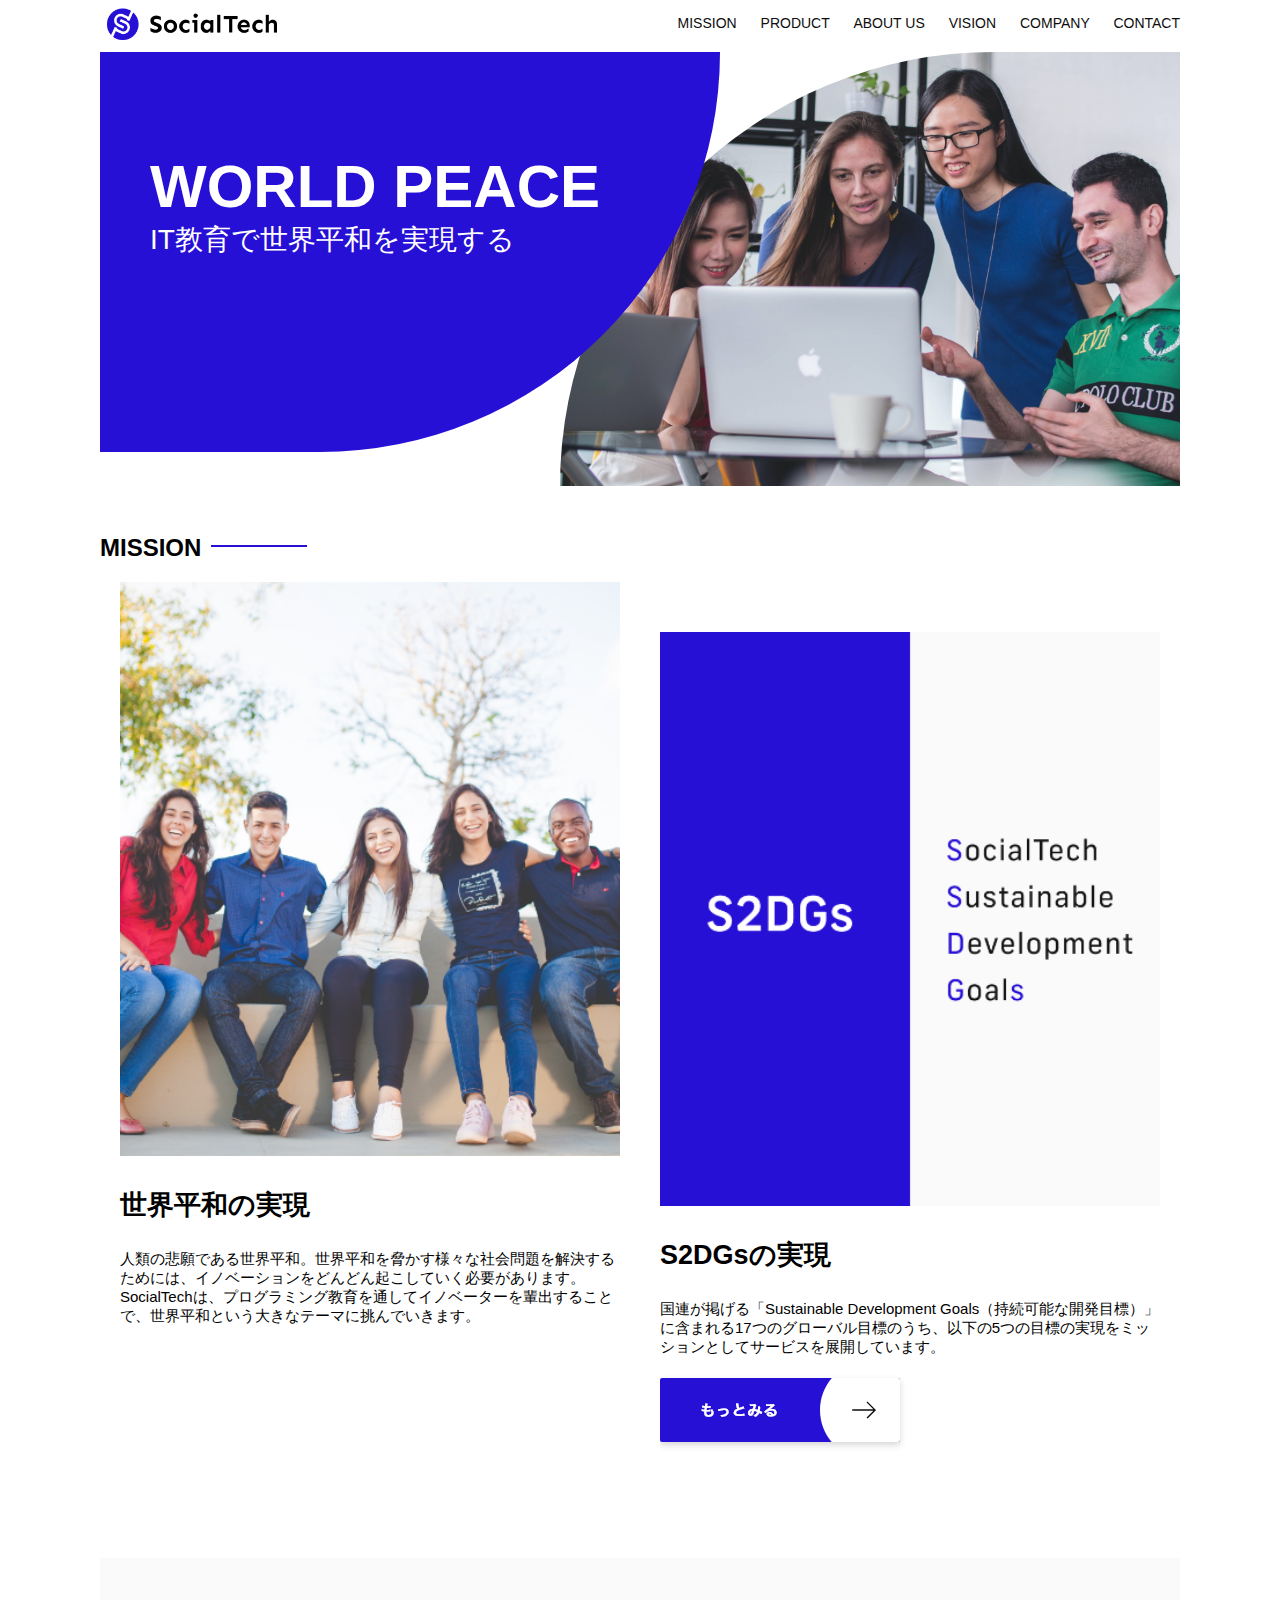
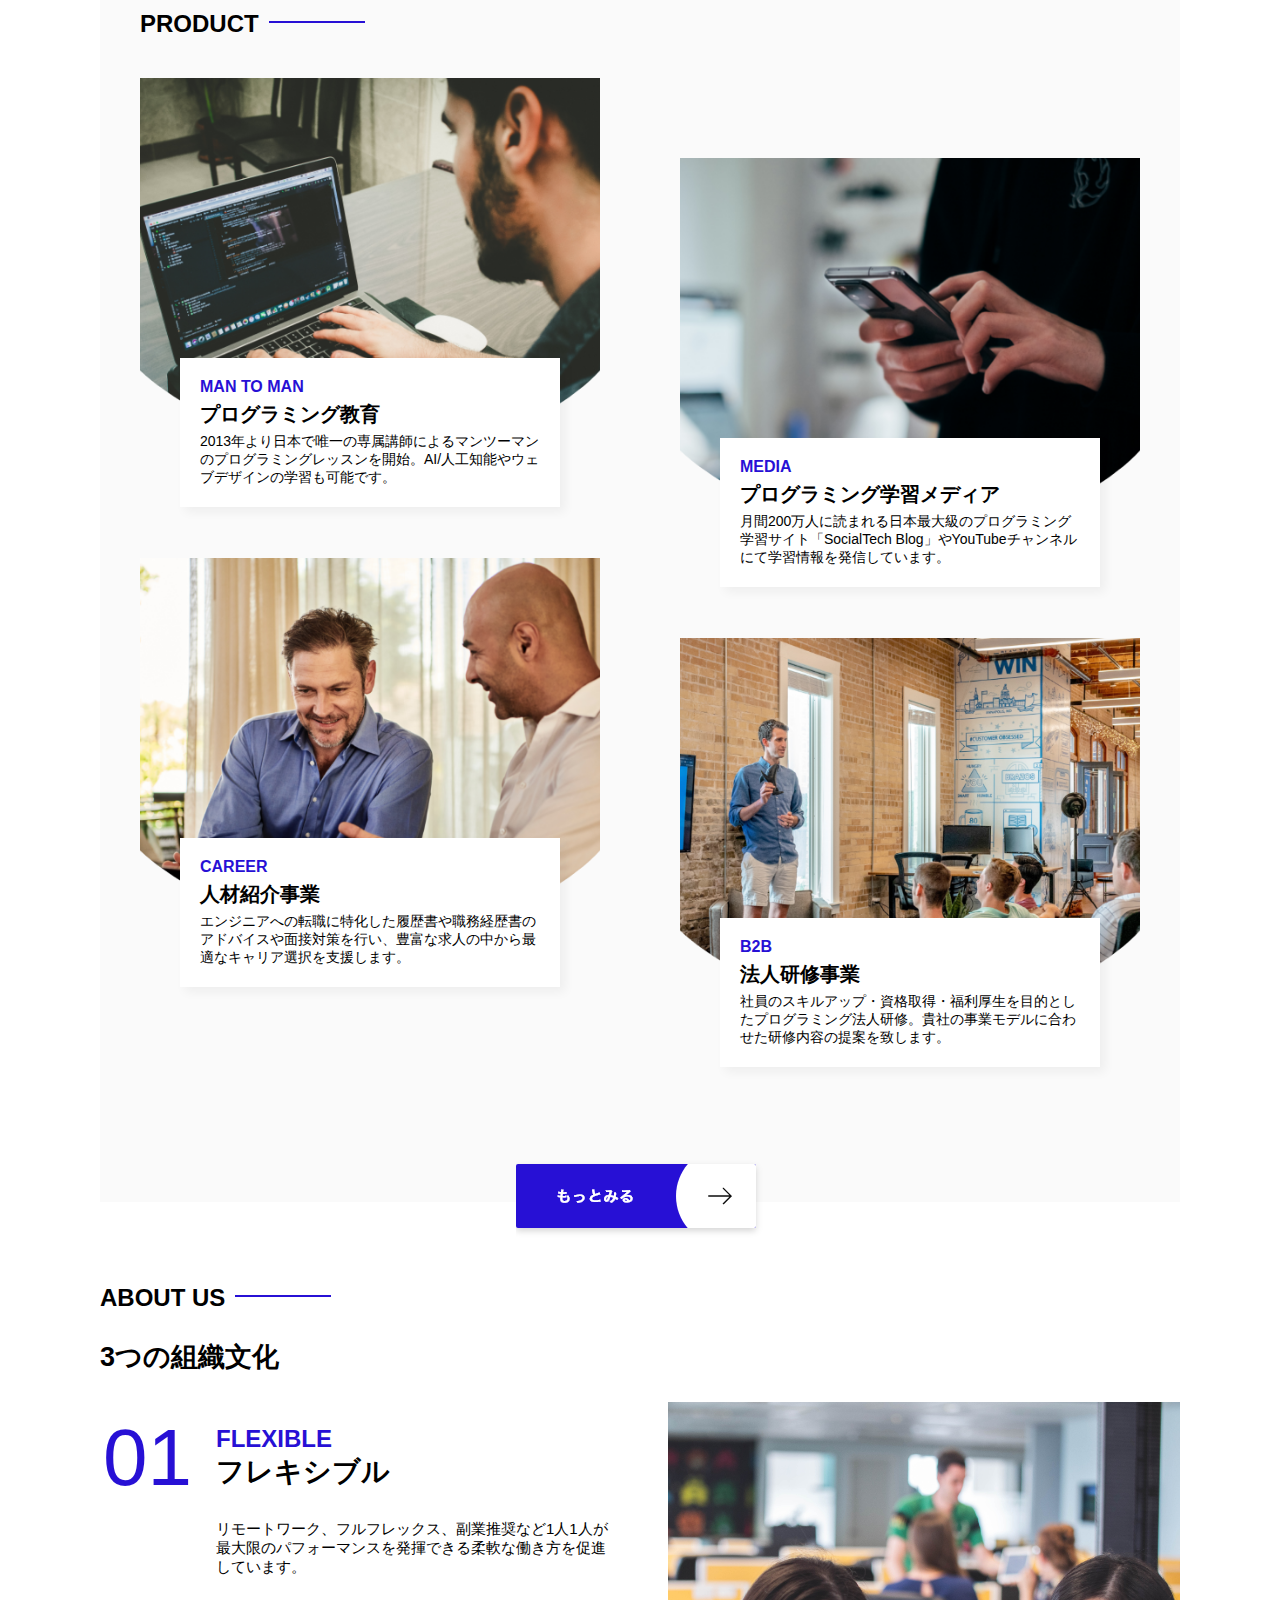
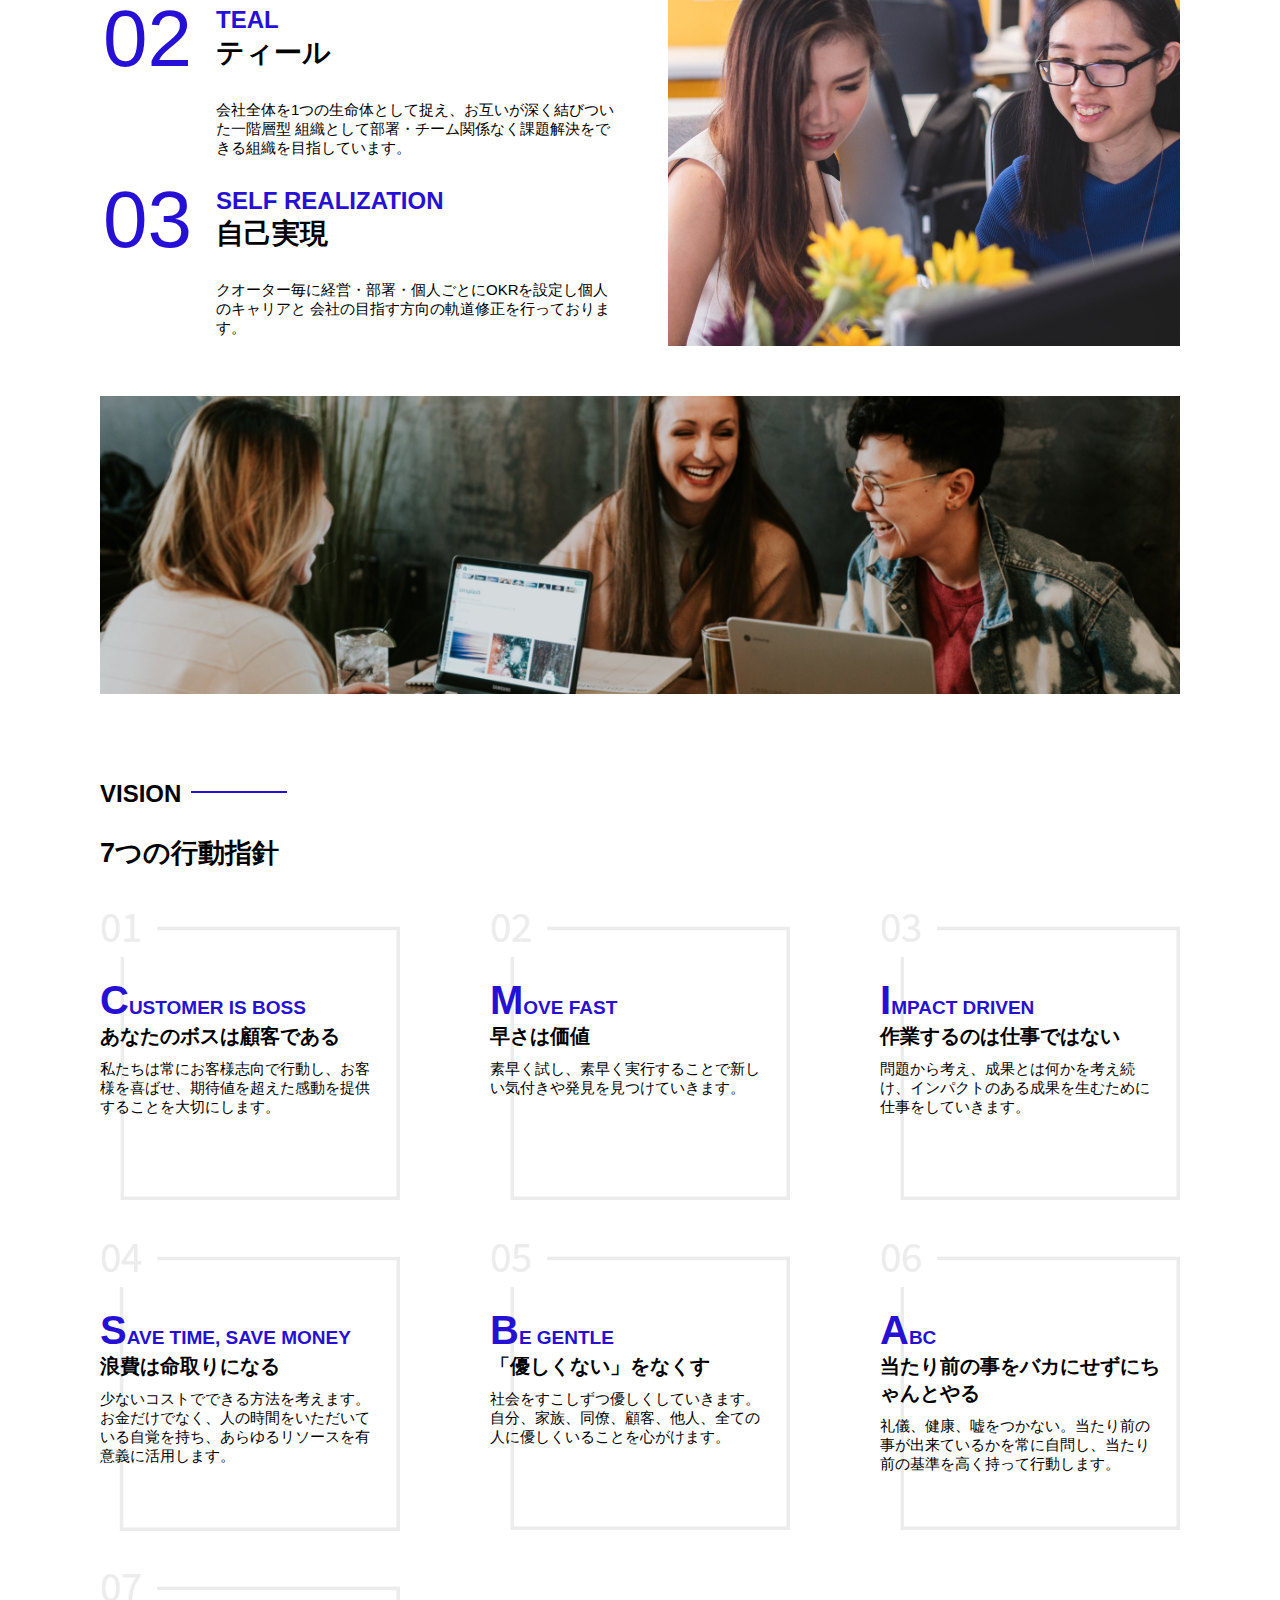
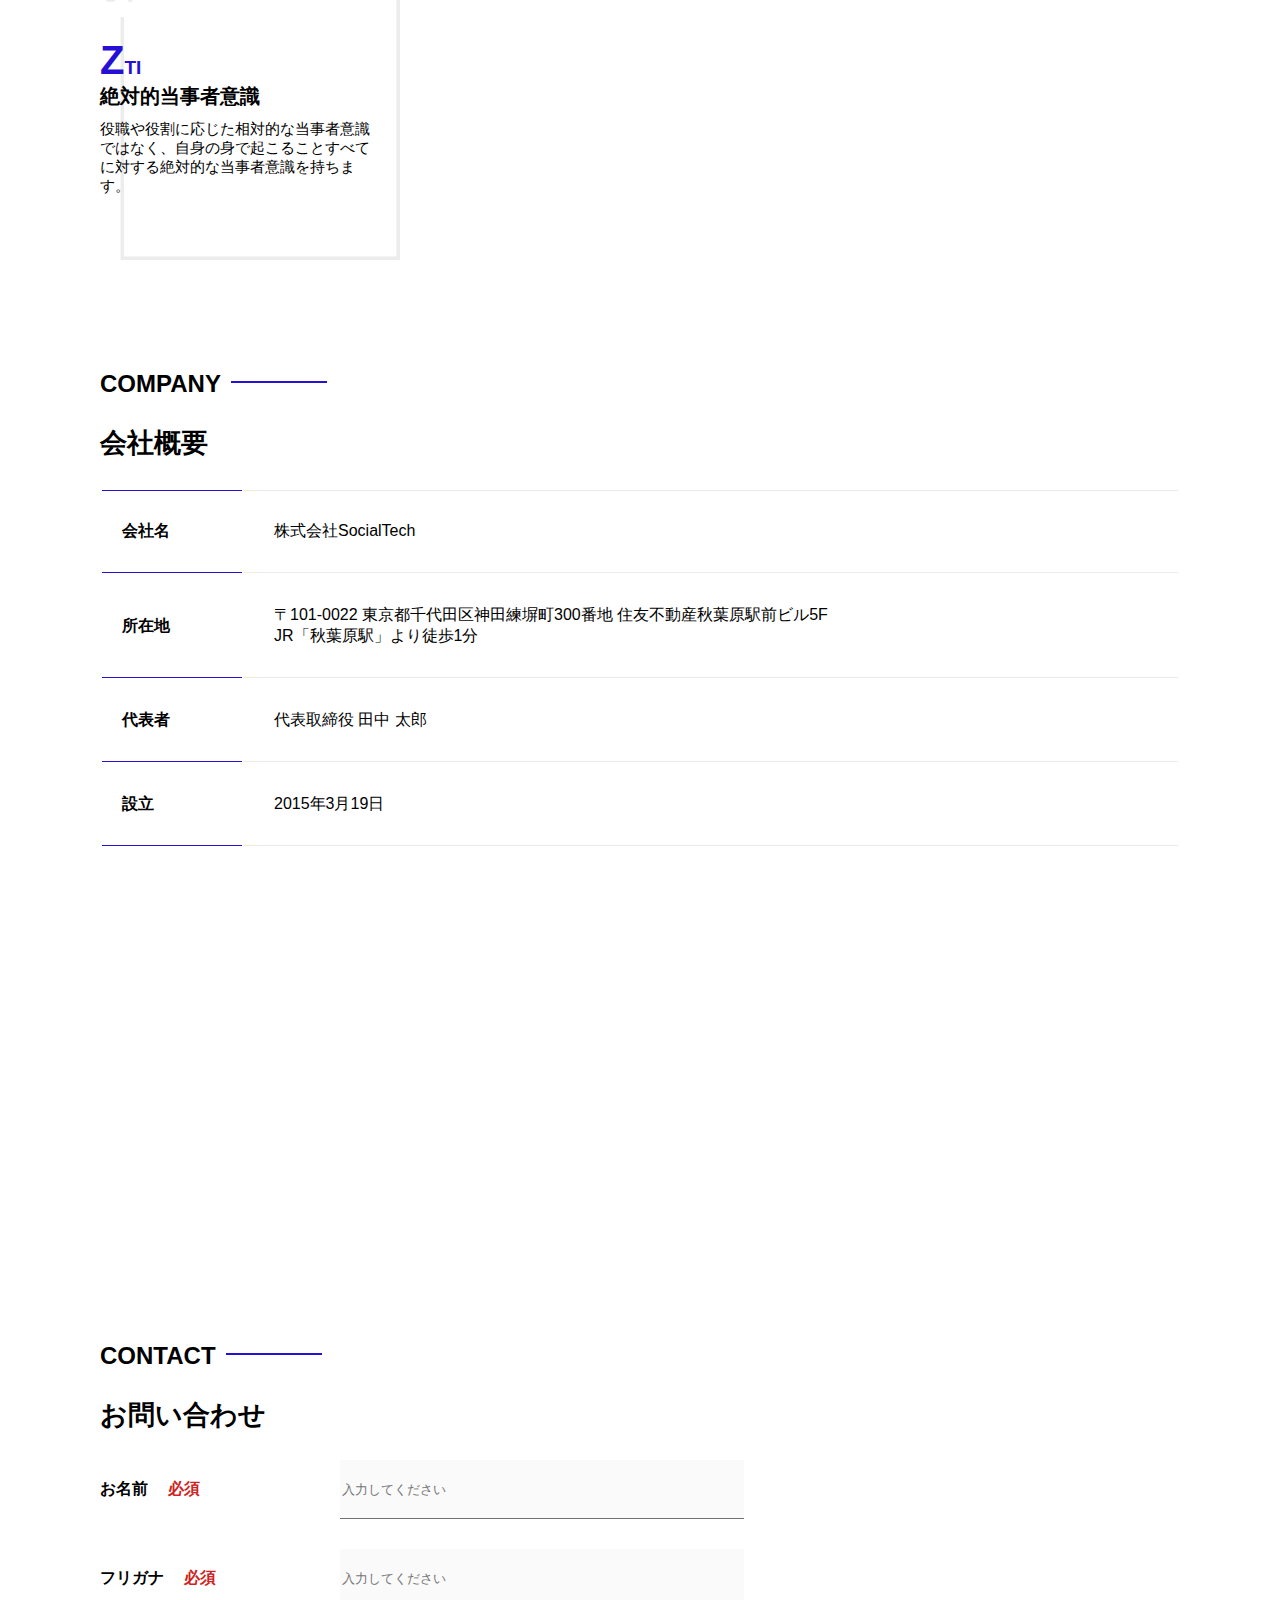
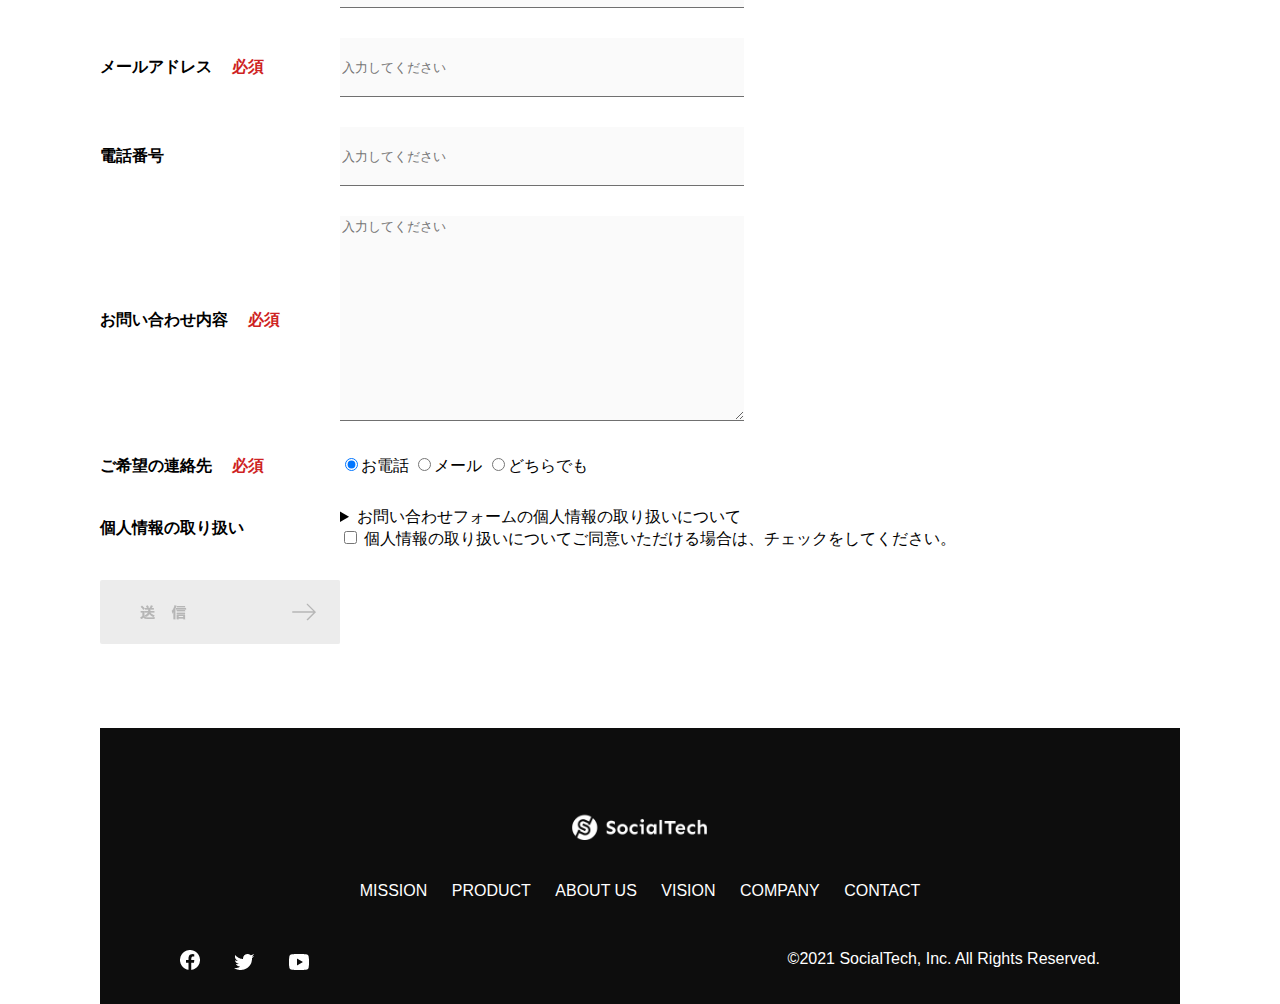
<file: index.html>
<!DOCTYPE html>
<html lang="ja">
<head>
  <meta charset="UTF-8">
  <meta name="description" content="SocialTechはEdTech業界のリーディングカンパニーを目指します。">
  <meta name="viewport" content="width=device-width, initial-scale=1.0">
  <link rel="stylesheet" href="style01.css">
  <title>SocialTech</title>
</head>
<body>
  <!-- ヘッダー -->
  <header>
    <!-- ロゴ -->
    <a href="index.html" id="logo"><img src="images/logo.png" alt="トップページに戻る"></a>  
    <!-- PC用ナビゲーション -->
    <nav id="nav-pc">
      <a href="mission.html">MISSION</a>
      <a href="product.html">PRODUCT</a>
      <a href="index.html#aboutus">ABOUT US</a>
      <a href="index.html#vision">VISION</a>
      <a href="index.html#company">COMPANY</a>
      <a href="index.html#contact">CONTACT</a>
    </nav>
    <!-- スマホ用メニューボタン -->
    <img id="menu-sp" src="images/button-menu.png" alt="ナビゲーションを開く" onclick="document.getElementById('nav-sp').style.display = 'block'">
    <!-- スマホ用ナビゲーション -->
    <nav id="nav-sp">
      <img id="close" src="images/button-close.png" alt="ナビゲーションを閉じる" onclick="document.getElementById('nav-sp').style.display = 'none'">
      <a id="logo-sp" href="index.html" onclick="document.getElementById('nav-sp').style.display = 'none'"><img src="images/logo-sp.png" alt="トップページに戻る">
      </a>
      <a class="menu" href="mission.html" onclick="document.getElementById('nav-sp').style.display = 'none'">MISSION
      </a>
      <a class="menu" href="product.html" onclick="document.getElementById('nav-sp').style.display = 'none'">PRODUCT</a>
      <a class="menu" href="index.html#aboutus" onclick="document.getElementById('nav-sp').style.display = 'none'">ABOUT US</a>
      <a class="menu" href="index.html#vision" onclick="document.getElementById('nav-sp').style.display = 'none'">VISION</a>
      <a class="menu" href="index.html#company" onclick="document.getElementById('nav-sp').style.display = 'none'">COMPANY</a>
      <a class="menu" href="index.html#contact" onclick="document.getElementById('nav-sp').style.display = 'none'">CONTACT</a>
      <div id="sns">
        <a href="https://www.facebook.com/sejuku2013">
          <img src="images/button-facebook.png" alt="Facebookのリンク">
        </a>
        <a href="https://twitter.com/samuraijuku"><img src="images/button-twitter.png" alt="Twitterのリンク">
        </a>
        <a href="https://www.youtube.com/channel/UCCFOQO5aDK0xXam4cUQXT8g"><img src="images/button-youtube.png" alt="YouTubeのリンク"></a>
      </div>
    </nav>
  </header>
  <main>
    <article>
      <!-- メインビジュアル -->
      <section id="main-visual">
        <div id="main-message">
          <h1>WORLD PEACE</h1>
          <p>IT教育で世界平和を実現する</p>
        </div>
        <img src="images/index/index-main.png" alt="PCの周りに集まる多国籍の仲間たち">
      </section>
      <!-- ミッション -->
      <section id="mission">
        <h2 class="index-h2">MISSION</h2>
        <div id="mission-flex">
          <div>
            <img id="mission-photo" src="images/index/index-mission.png" alt="屋外のベンチで写真を撮影する多国籍の仲間たち">
            <h3>世界平和の実現</h3>
            <p>
              人類の悲願である世界平和。世界平和を脅かす様々な社会問題を解決するためには、イノベーションをどんどん起こしていく必要があります。SocialTechは、プログラミング教育を通してイノベーターを輩出することで、世界平和という大きなテーマに挑んでいきます。
            </p>
          </div>
          <div>
            <img id="s2dgs" src="images/index/s2dgs.png" alt="S2DGs">
            <h3>S2DGsの実現</h3>
            <p>
              国連が掲げる「Sustainable Development Goals（持続可能な開発目標）」に含まれる17つのグローバル目標のうち、以下の5つの目標の実現をミッションとしてサービスを展開しています。
            </p>
            <a href="mission.html">
              <img src="images/button-more.png" alt="もっとみる">
            </a>
          </div>
        </div>
      </section>
      <section id="product">
        <h2 class="index-h2">PRODUCT</h2>
        <div>
          <div id="product-left">
            <div>
            <img class="product-photo" src="images/index/index-mantoman.png" alt="PCでコードを書く男性">
            <div class="product-explain">
              <span>MAN TO MAN</span>
              <h3>プログラミング教育</h3>
              <p>
                2013年より日本で唯一の専属講師によるマンツーマンのプログラミングレッスンを開始。AI/人工知能やウェブデザインの学習も可能です。
              </p>
            </div>
          </div>
          <div>
            <img class="product-photo" src="images/index/index-career.png" alt="笑顔で話し合う2人の男性">
            <div class="product-explain">
              <span>CAREER</span>
              <h3>人材紹介事業</h3>
              <p>
                エンジニアへの転職に特化した履歴書や職務経歴書のアドバイスや面接対策を行い、豊富な求人の中から最適なキャリア選択を支援します。
              </p>
            </div>
          </div>
          </div>
          <div id="product-right">
            <div>
              <img class="product-photo" src="images/index/index-media.png" alt="スマートフォンを操作する人">
              <div class="product-explain">
                <span>MEDIA</span>
                <h3>プログラミング学習メディア</h3>
                <p>
                  月間200万人に読まれる日本最大級のプログラミング学習サイト「SocialTech Blog」やYouTubeチャンネルにて学習情報を発信しています。
                </p>
              </div>
            </div>
            <div>
              <img class="product-photo" src="images/index/index-b2b.png" alt="講演中の男性とそれを聴く人々">
              <div class="product-explain">
                <span>B2B</span>
                <h3>法人研修事業</h3>
                <p>
                  社員のスキルアップ・資格取得・福利厚生を目的としたプログラミング法人研修。貴社の事業モデルに合わせた研修内容の提案を致します。
                </p>
              </div>
            </div>
          </div>
        </div>
        <div>
          <a id="product-more" href="product.html">
            <img src="images/button-more.png" alt="もっとみる">
          </a>
        </div>
      </section>
      <!-- ABOUT US -->
      <section id="aboutus">
        <h2 class="index-h2">ABOUT US</h2>
        <h3>3つの組織文化</h3>
        <div>
          <table class="culture-table">
            <tr>
              <td>
                <span class="culture-num">01</span>
              </td>
              <td>
                <span class="culture-en">FLEXIBLE</span>
                <span class="culture-jp">フレキシブル</span>
              </td>
            </tr>
            <tr>
              <td>
                <!-- 空のセル -->
              </td>
              <td>
                <p class="culture-description">
                  リモートワーク、フルフレックス、副業推奨など1人1人が最大限のパフォーマンスを発揮できる柔軟な働き方を促進しています。
                </p>
              </td>
            </tr>
            <tr>
              <td>
                <span class="culture-num">02</span>
              </td>
              <td>
                <span class="culture-en">TEAL</span>
                <span class="culture-jp">ティール</span>
              </td>
            </tr>
            <tr>
              <td>
                <!-- 空のセル -->
              </td>
              <td>
                <p class="culture-description">
                  会社全体を1つの生命体として捉え、お互いが深く結びついた一階層型
                  組織として部署・チーム関係なく課題解決をできる組織を目指しています。
                </p>
              </td>
            </tr>
            <tr>
              <td>
                <span class="culture-num">03</span>
              </td>
              <td>
                <span class="culture-en">SELF REALIZATION</span>
                <span class="culture-jp">自己実現</span>
              </td>
            </tr>
            <tr>
             <td>
              <!-- 空のセル -->
             </td> 
             <td>
              <p class="culture-description">
                クオーター毎に経営・部署・個人ごとにOKRを設定し個人のキャリアと
                会社の目指す方向の軌道修正を行っております。
              </p>
             </td>
            </tr>
          </table>
          <img class="culture-img" src="images/index/index-aboutus1.png" alt="笑顔で話し合う2人の女性">
        </div>
        <img class="culture-img2" src="images/index/index-aboutus2.png" alt="笑顔で話し合う3人の男女">
      </section>
      <!-- VISION -->
      <section id="vision">
        <h2 class="index-h2">VISION</h2>
        <h3>7つの行動指針</h3>
        <div>
          <div class="vision-box">
            <img src="images/index/vision-01.png" alt="01">
            <span>
              <h4>CUSTOMER IS BOSS</h4>
              <h5>あなたのボスは顧客である</h5>
              <p>
                私たちは常にお客様志向で行動し、お客様を喜ばせ、期待値を超えた感動を提供することを大切にします。
              </p>
            </span>
          </div>
          <div class="vision-box">
            <img src="images/index/vision-02.png" alt="02">
            <span>
              <h4>MOVE FAST</h4>
              <h5>早さは価値</h5>
              <p>
                素早く試し、素早く実行することで新しい気付きや発見を見つけていきます。
              </p>
            </span>
          </div>
          <div class="vision-box">
            <img src="images/index/vision-03.png" alt="03">
            <span>
              <h4>IMPACT DRIVEN</h4>
              <h5>作業するのは仕事ではない</h5>
              <p>
                問題から考え、成果とは何かを考え続け、インパクトのある成果を生むために仕事をしていきます。
              </p>
            </span>
          </div>
          <div class="vision-box">
            <img src="images/index/vision-04.png" alt="04">
            <span>
              <h4>SAVE TIME, SAVE MONEY</h4>
              <h5>浪費は命取りになる</h5>
              <p>
                少ないコストでできる方法を考えます。お金だけでなく、人の時間をいただいている自覚を持ち、あらゆるリソースを有意義に活用します。
              </p>
            </span>
          </div>
          <div class="vision-box">
            <img src="images/index/vision-05.png" alt="05">
            <span>
              <h4>BE GENTLE</h4>
              <h5>「優しくない」をなくす</h5>
              <p>
                社会をすこしずつ優しくしていきます。自分、家族、同僚、顧客、他人、全ての人に優しくいることを心がけます。
              </p>
            </span>
          </div>
          <div class="vision-box">
            <img src="images/index/vision-06.png" alt="06">
            <span>
              <h4>ABC</h4>
              <h5>当たり前の事をバカにせずにちゃんとやる</h5>
              <p>
                礼儀、健康、嘘をつかない。当たり前の事が出来ているかを常に自問し、当たり前の基準を高く持って行動します。
              </p>
            </span>
          </div>
          <div class="vision-box">
            <img src="images/index/vision-07.png" alt="07">
            <span>
              <h4>ZTI</h4>
              <h5>絶対的当事者意識</h5>
              <p>
                役職や役割に応じた相対的な当事者意識ではなく、自身の身で起こることすべてに対する絶対的な当事者意識を持ちます。
              </p>
            </span>
          </div>
        </div>
      </section>
      <!-- COMPANY -->
      <section id="company">
        <h2 class="index-h2">COMPANY</h2>
        <h3>会社概要</h3>
        <table id="company-table">
          <tr>
            <th class="tableheader-first">会社名</th>
            <td class="cell-first">株式会社SocialTech</td>
          </tr>
          <tr>
            <th class="tableheader">所在地</th>
            <td class="cell">〒101-0022 東京都千代田区神田練塀町300番地 住友不動産秋葉原駅前ビル5F<br>
            JR「秋葉原駅」より徒歩1分</td>
          </tr>
          <tr>
            <th class="tableheader">代表者</th>
            <td class="cell">代表取締役 田中 太郎</td>
          </tr>
          <tr>
            <th class="tableheader">設立</th>
            <td class="cell">2015年3月19日</td>
          </tr>
        </table>
        <iframe src="https://www.google.com/maps/embed?pb=!1m18!1m12!1m3!1d6480.1373562247845!2d139.77207767601192!3d35.699927528946276!2m3!1f0!2f0!3f0!3m2!1i1024!2i768!4f13.1!3m3!1m2!1s0x60188fee13660e23%3A0x77137876edf742ac!2z5L2P5Y-L5LiN5YuV55Sj56eL6JGJ5Y6f6aeF5YmN44OT44Or!5e0!3m2!1sja!2sjp!4v1716438394420!5m2!1sja!2sjp" width="600" height="450" style="border:0;" allowfullscreen="" loading="lazy" referrerpolicy="no-referrer-when-downgrade">
        </iframe>
      </section>
      <!-- お問い合わせフォーム -->
      <section id="contact">
        <h2 class="index-h2">CONTACT</h2>
        <h3>お問い合わせ</h3>
        <form>
          <div>
            <div class="contact-heading">
              <label class="contact-label">お名前<span class="contact-span">必須</span></label>
            </div>
            <div>
              <input type="text" name="name" placeholder="入力してください" class="contact-textbox">              
            </div>
          </div>
          <div>
            <div class="contact-heading">
              <label class="contact-label">フリガナ<span class="contact-span">必須</span></label>
            </div>
            <div>
              <input type="text" name="hurigana" placeholder="入力してください" class="contact-textbox">
            </div>
          </div>
          <div>
          <div class="contact-heading">
            <label class="contact-label">メールアドレス<span class="contact-span">必須</span>
              </label> 
          </div>
          <div>
            <input type="text" name="email" placeholder="入力してください" class="contact-textbox">
          </div>
          </div>
          <div>
            <div class="contact-heading">
              <label class="contact-label">電話番号</label>
            </div>
            <div>
              <input type="text" name="tel" placeholder="入力してください" class="contact-textbox">
            </div>
          </div>
        <div>
          <div class="contact-heading">
            <label class="contact-label">お問い合わせ内容<span class="contact-span">必須</span></label>
          </div>
          <div>
            <textarea class="contact-textarea" placeholder="入力してください" name="message"></textarea>
          </div>
        </div>
        <div>
          <div class="contact-heading">
            <label class="contact-label">ご希望の連絡先<span class="contact-span">必須</span></label>
          </div>
          <div>
            <input class="radiobutton" type="radio" value="tel" name="contact" checked><label>お電話</label>
            <input class="radiobutton" type="radio" value="mail" name="contact"><label>メール</label>
            <input class="radiobutton" type="radio" value="both" name="contact"><label>どちらでも</label>
          </div>
        </div>
        <div>
        <div class="contact-heading">
          <label class="contact-label">個人情報の取り扱い</label>
        </div>
        <div>
          <details>
            <summary>お問い合わせフォームの個人情報の取り扱いについて</summary>
            <div>
              <span>１．組織の名称又は氏名</span><br>
              株式会社SocialTech<br><br>
              <span>２．個人情報保護管理者（若しくはその代理人）の氏名又は職名、所属及び連絡先
                鈴木 一郎 コーポレート部</span><br>
                メールアドレス : samurai@example.com<br>
                TEL : 03-1234-5678<br>
                <span>３．個人情報の利用目的</span><br>
                ・本サービス及び本サービスに関連する情報の提供又はそれらに関する連絡のため<br>
                ・ユーザーの本人確認のため<br>
                ・当社サービスのご案内のため<br>
                ・当社の商品等の広告または宣伝（電子メールによるものを含むものとします。）<br><br>
                <span>４．個人情報の取り扱い業務の委託</span><br>
                個人情報の取扱業務の全部または一部を外部に業務委託する場合があります。<br>
                その際、弊社は、個人情報を適切に保護できる管理体制を敷き実行していることを条件として<br>
                委託先を厳選したうえで、機密保持契約を委託先と締結し、お客様の個人情報を厳密に管理させます。<br><br>
                <span>５．個人情報の開示等の請求</span><br>
                お客様は、弊社に対してご自身の個人情報の開示等（利用目的の通知、開示、内容の訂正・追加・削除、利用の停止または消去、第三者への提供の停止）に関して、当社問合わせ窓口に申し出ることができます。<br>
                その際、弊社はお客様ご本人を確認させていただいたうえで、合理的な期間内に対応いたします。<br><br>
                なお、個人情報に関する弊社問合わせ先は、次の通りです。<br><br>
                株式会社SocialTech  個人情報問合せ窓口<br>
                〒101-0022 東京都千代田区神田練塀町300番地 住友不動産秋葉原駅前ビル5F<br>
                メールアドレス : samurai@example.com  TEL : 03-1234-5678<br><br>
                <span>６．個人情報を提供されることの任意性について</span><br><br>
                お客様がご自身の個人情報を弊社に提供されるか否かは、お客様のご判断によりますが、もしご提供されない場合には、適切なサービスが提供できない場合がありますので予めご了承ください。
            </div>
          </details>
          <input type="checkbox" name="agree">
          <span>個人情報の取り扱いについてご同意いただける場合は、チェックをしてください。</span>
        </div>
      </div>
      <input type="image" src="images/button-submit.png" alt="送信する">
        </form>
      </section>
    </article>
    <footer>
      <div id="footer-logo">
        <img src="images/logo-sp.png" alt="SocialTech">
      </div>
      <div id="footer-link">
        <a href="mission.html">MISSION</a>
        <a href="product.html">PRODUCT</a>
        <a href="index.html#aboutus">ABOUT US</a>
        <a href="index.html#vision">VISION</a>
        <a href="index.html#company">COMPANY</a>
        <a href="index.html#contact">CONTACT</a>
      </div>
      <div id="sns-footer">
        <a href="https://www.facebook.com/sejuku2013"><img src="images/button-facebook.png" alt="Facebookのリンク"></a>
        <a href="https://twitter.com/samuraijuku"><img src="images/button-twitter.png" alt="Twitterのリンク"></a>
        <a href="https://www.youtube.com/channel/UCCFOQO5aDK0xXam4cUQXT8g"><img src="images/button-youtube.png" alt="YouTubeのリンク"></a>
          <span id="copyright">&copy;2021 SocialTech, Inc. All Rights Reserved. </span>
      </div>
    </footer>
  </main>
</body>
</html>
</file>
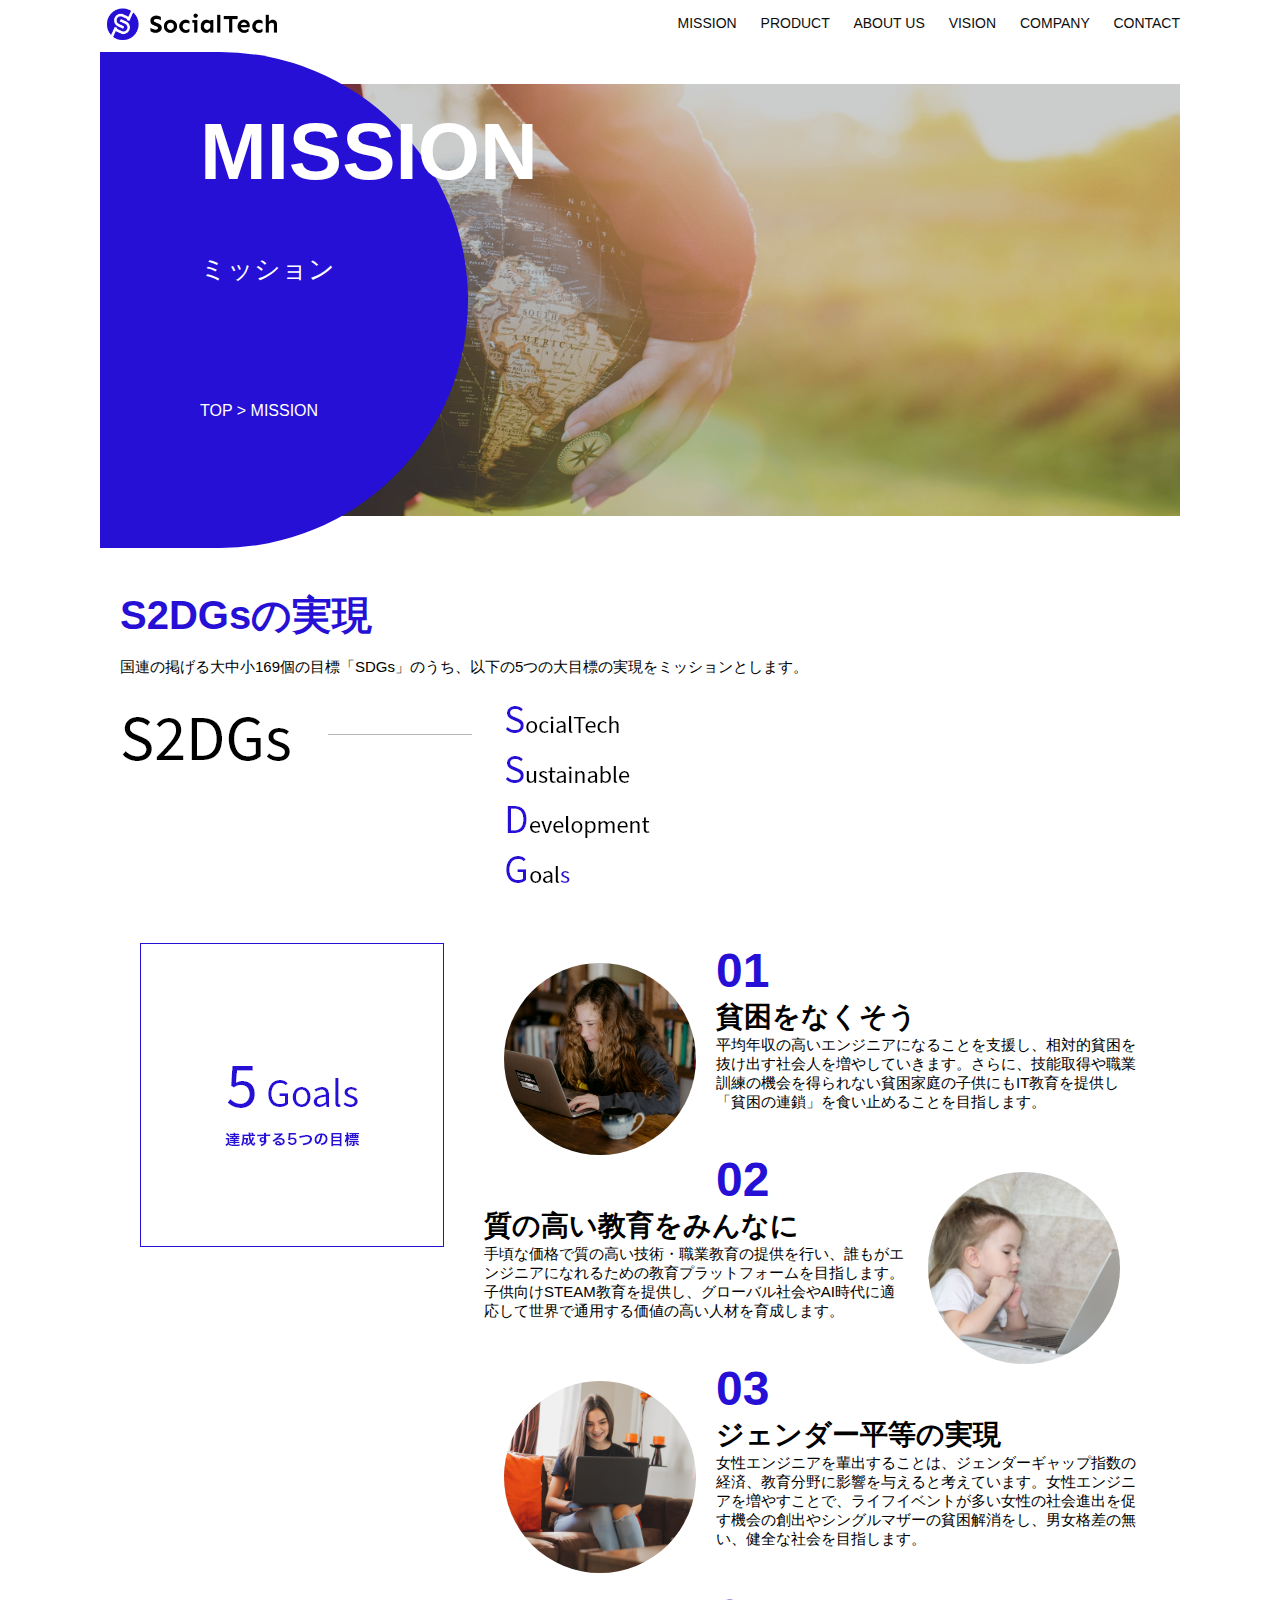
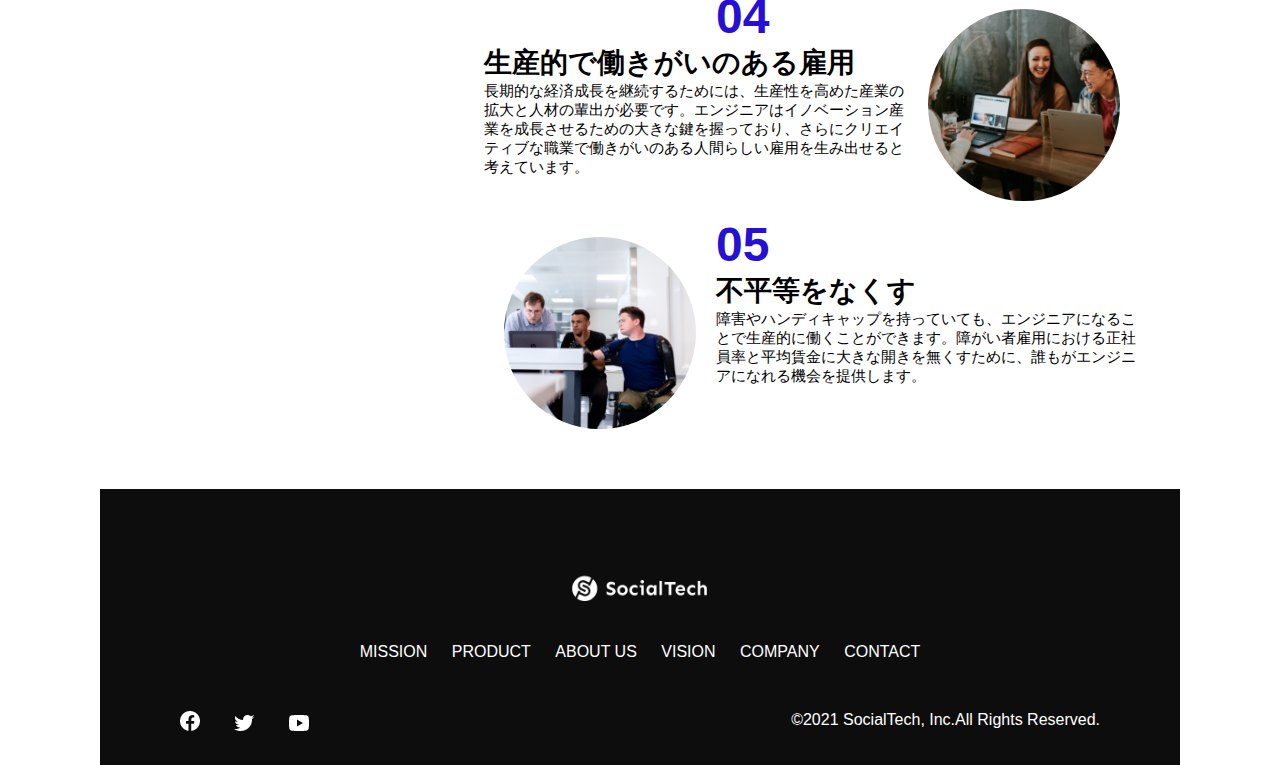
<file: mission.html>
<!DOCTYPE html>
<html lang="ja">
<head>
  <meta charset="UTF-8">
  <meta name="description" content="SocialTechが目指す5つの目標（S2DGs）を紹介します">
  <meta name="viewport" content="width=device-width, initial-scale=1.0">
  <link rel="stylesheet" href="style01.css">
  <title>SocialTech - MISSION ミッション -</title>
</head>
<body>
  <!-- ヘッダー -->
  <header>
    <!-- ロゴ -->
    <a href="index.html" id="logo"><img src="images/logo.png" alt="トップページに戻る"></a>  
    <!-- PC用ナビゲーション -->
    <nav id="nav-pc">
      <a href="mission.html">MISSION</a>
      <a href="product.html">PRODUCT</a>
      <a href="index.html#aboutus">ABOUT US</a>
      <a href="index.html#vision">VISION</a>
      <a href="index.html#company">COMPANY</a>
      <a href="index.html#contact">CONTACT</a>
    </nav>
    <!-- スマホ用メニューボタン -->
    <img id="menu-sp" src="images/button-menu.png" alt="ナビゲーションを開く" onclick="document.getElementById('nav-sp').style.display = 'block'">
    <!-- スマホ用ナビゲーション -->
    <nav id="nav-sp">
      <img id="close" src="images/button-close.png" alt="ナビゲーションを閉じる" onclick="document.getElementById('nav-sp').style.display = 'none'">
      <a id="logo-sp" href="index.html" onclick="document.getElementById('nav-sp').style.display = 'none'"><img src="images/logo-sp.png" alt="トップページに戻る">
      </a>
      <a class="menu" href="mission.html" onclick="document.getElementById('nav-sp').style.display = 'none'">MISSION
      </a>
      <a class="menu" href="product.html" onclick="document.getElementById('nav-sp').style.display = 'none'">PRODUCT</a>
      <a class="menu" href="index.html#aboutus" onclick="document.getElementById('nav-sp').style.display = 'none'">ABOUT US</a>
      <a class="menu" href="index.html#vision" onclick="document.getElementById('nav-sp').style.display = 'none'">VISION</a>
      <a class="menu" href="index.html#company" onclick="document.getElementById('nav-sp').style.display = 'none'">COMPANY</a>
      <a class="menu" href="index.html#contact" onclick="document.getElementById('nav-sp').style.display = 'none'">CONTACT</a>
      <div id="sns">
        <a href="https://www.facebook.com/sejuku2013">
          <img src="images/button-facebook.png" alt="Facebookのリンク">
        </a>
        <a href="https://twitter.com/samuraijuku"><img src="images/button-twitter.png" alt="Twitterのリンク">
        </a>
        <a href="https://www.youtube.com/channel/UCCFOQO5aDK0xXam4cUQXT8g"><img src="images/button-youtube.png" alt="YouTubeのリンク"></a>
      </div>
    </nav>
  </header>
  <main>
    <article>
      <section id="mission-main">
        <div id="mission-title">
          <h1>MISSION</h1>
          <span>ミッション</span>
          <div class="breadcrumbs"><a href="index.html">TOP</a> > MISSION</div>
        </div>
      </section>
      <section id="mission-s2dgs">
        <h2 class="mission-h2">S2DGsの実現</h2>
        <p>国連の掲げる大中小169個の目標「SDGs」のうち、以下の5つの大目標の実現をミッションとします。</p>
        <img src="images/mission/mission-s2dgs.png" alt="S2DGs">
      </section>
      <section id="mission-5goals">
        <div>
          <img id="s2dgs-image" src="images/mission/mission-5goals.png" alt="5Goals">
        </div>
        <div>
          <div>
            <img class="fivegoals-image-left" src="images/mission/mission-5goals01.png" alt="PCを操作する女の子">
            <span class="fivegoals-number">01</span>
            <h3 class="fivegoals-h3">貧困をなくそう</h3>
            <p class="fivegoals-p">
              平均年収の高いエンジニアになることを支援し、相対的貧困を抜け出す社会人を増やしていきます。さらに、技能取得や職業訓練の機会を得られない貧困家庭の子供にもIT教育を提供し「貧困の連鎖」を食い止めることを目指します。
            </p>
          </div>
          <div>
            <img class="fivegoals-image-right" src="images/mission/mission-5goals02.png" alt="PCを見つめる小さい女の子">
            <span class="fivegoals-number">02</span>
            <h3 class="fivegoals-h3">質の高い教育をみんなに</h3>
            <p class="fivegoals-p">
              手頃な価格で質の高い技術・職業教育の提供を行い、誰もがエンジニアになれるための教育プラットフォームを目指します。子供向けSTEAM教育を提供し、グローバル社会やAI時代に適応して世界で通用する価値の高い人材を育成します。
            </p>
          </div>
          <div>
            <img class="fivegoals-image-left" src="images/mission/mission-5goals03.png" alt="PCを操作する女性">
            <span class="fivegoals-number">03</span>
            <h3 class="fivegoals-h3">ジェンダー平等の実現</h3>
            <p class="fivegoals-p">
              女性エンジニアを輩出することは、ジェンダーギャップ指数の経済、教育分野に影響を与えると考えています。女性エンジニアを増やすことで、ライフイベントが多い女性の社会進出を促す機会の創出やシングルマザーの貧困解消をし、男女格差の無い、健全な社会を目指します。
            </p>
          </div>
          <div>
            <img class="fivegoals-image-right" src="images/mission/mission-5goals04.png" alt="笑顔で話し合う3人の男女">
            <span class="fivegoals-number">04</span>
            <h3 class="fivegoals-h3">生産的で働きがいのある雇用</h3>
            <p class="fivegoals-p">
              長期的な経済成長を継続するためには、生産性を高めた産業の拡大と人材の輩出が必要です。エンジニアはイノベーション産業を成長させるための大きな鍵を握っており、さらにクリエイティブな職業で働きがいのある人間らしい雇用を生み出せると考えています。
            </p>
          </div>
          <div>
            <img class="fivegoals-image-left" src="images/mission/mission-5goals05.png" alt="障害を持つ男性が生き生きと働く様子">
            <span class="fivegoals-number">05</span>
            <h3 class="fivegoals-h3">不平等をなくす</h3>
            <p class="fivegoals-p">
              障害やハンディキャップを持っていても、エンジニアになることで生産的に働くことができます。障がい者雇用における正社員率と平均賃金に大きな開きを無くすために、誰もがエンジニアになれる機会を提供します。
            </p>
          </div>
        </div>
      </section>
    </article>
    <footer>
      <div id="footer-logo">
        <img src="images/logo-sp.png" alt="SocialTech">
      </div>
      <div id="footer-link">
        <a href="mission.html">MISSION</a>
        <a href="product.html">PRODUCT</a>
        <a href="index.html#aboutus">ABOUT US</a>
        <a href="index.html#vision">VISION</a>
        <a href="index.html#company">COMPANY</a>
        <a href="index.html#contact">CONTACT</a>
      </div>
      <div id="sns-footer">
        <a href="https://www.facebook.com/sejuku2013"><img src="images/button-facebook.png" alt="Facebookのリンク"></a>
        <a href="https://twitter.com/samuraijuku"><img src="images/button-twitter.png" alt="Twitterのリンク"></a>
        <a href="https://www.youtube.com/channel/UCCFOQO5aDK0xXam4cUQXT8g"><img src="images/button-youtube.png" alt="YouTubeのリンク"></a>
          <span id="copyright">&copy;2021 SocialTech, Inc.All Rights Reserved.</span>
      </div>
    </footer>
  </main>
</body>
</html>
</file>
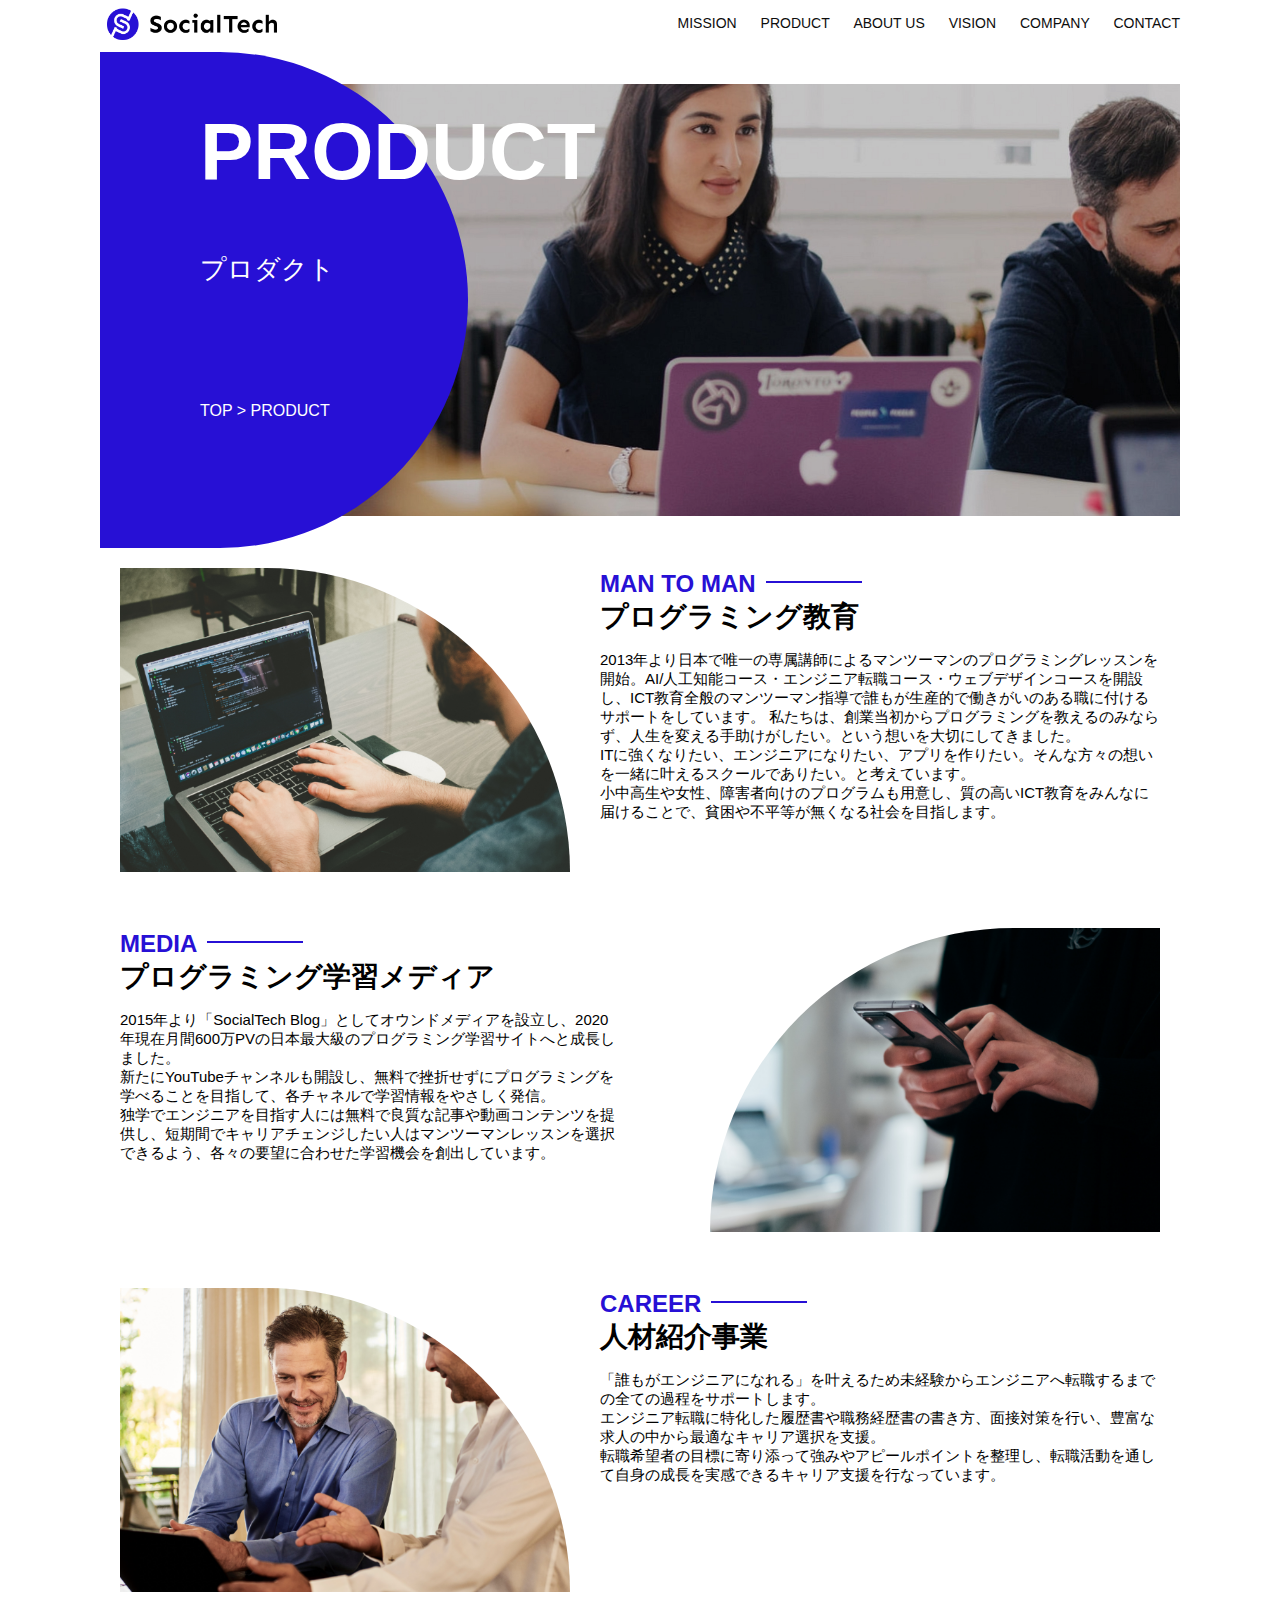
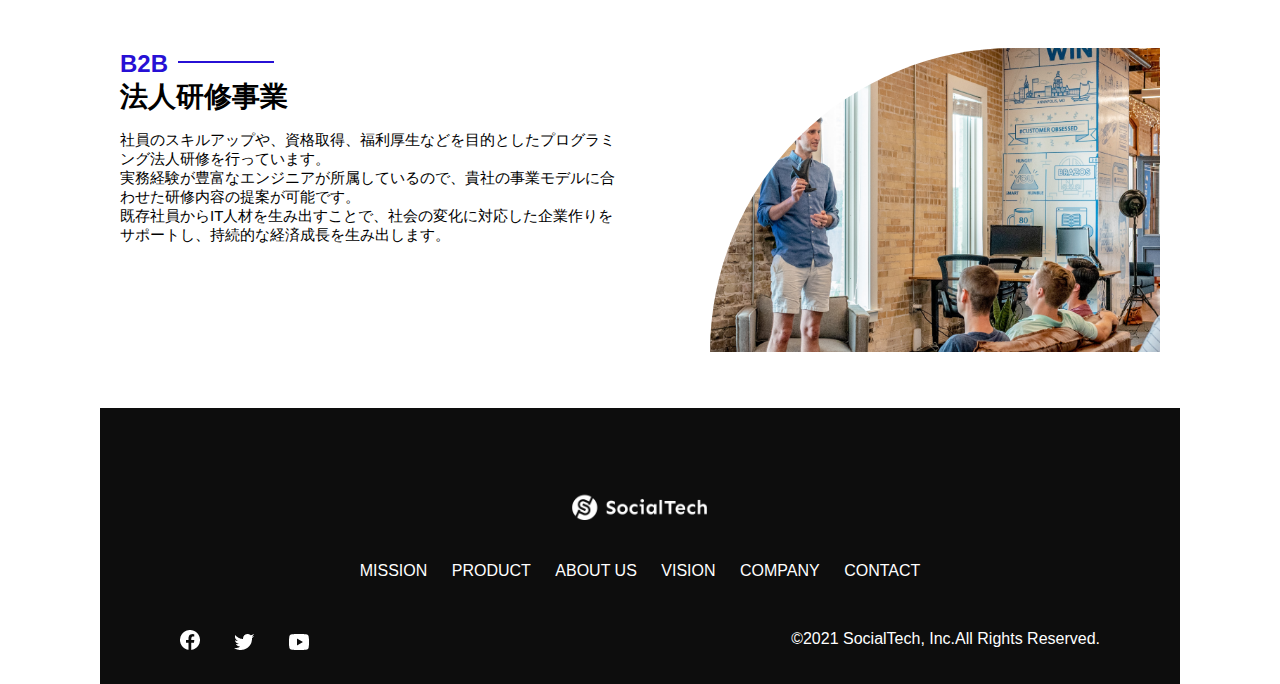
<file: product.html>
<!DOCTYPE html>
<html lang="ja">
<head>
  <meta charset="UTF-8">
  <meta name="description" content="SocialTechの4つのプロダクトを紹介します">
  <meta name="viewport" content="width=device-width, initial-scale=1.0">
  <link rel="stylesheet" href="style01.css">
  <title>SocialTech - PRODUCT プロダクト-</title>
</head>
<body>
  <!-- ヘッダー -->
  <header>
    <!-- ロゴ -->
    <a href="index.html" id="logo"><img src="images/logo.png" alt="トップページに戻る"></a>
    <!-- PC用ナビゲーション -->
    <nav id="nav-pc">
      <a href="mission.html">MISSION</a>
      <a href="product.html">PRODUCT</a>
      <a href="index.html#aboutus">ABOUT US</a>
      <a href="index.html#vision">VISION</a>
      <a href="index.html#company">COMPANY</a>
      <a href="index.html#contact">CONTACT</a>
    </nav>
    <!-- スマホ用メニューボタン -->
    <img id="menu-sp" src="images/button-menu.png" alt="ナビゲーションを開く" onclick="document.getElementById('nav-sp').style.display = 'block'">
    <!-- スマホ用ナビゲーション -->
    <nav id="nav-sp">
      <img id="close" src="images/button-close.png" alt="ナビゲーションを閉じる" onclick="document.getElementById('nav-sp').style.display = 'none'">
      <a id="logo-sp" href="index.html" onclick="document.getElementById('nav-sp').style.display = 'none'"><img src="images/logo-sp.png" alt="トップページに戻る">
      </a>
      <a class="menu" href="mission.html" onclick="document.getElementById('nav-sp').style.display = 'none'">MISSION
      </a>
      <a class="menu" href="product.html" onclick="document.getElementById('nav-sp').style.display = 'none'">PRODUCT</a>
      <a class="menu" href="index.html#aboutus" onclick="document.getElementById('nav-sp').style.display = 'none'">ABOUT US</a>
      <a class="menu" href="index.html#vision" onclick="document.getElementById('nav-sp').style.display = 'none'">VISION</a>
      <a class="menu" href="index.html#company" onclick="document.getElementById('nav-sp').style.display = 'none'">COMPANY</a>
      <a class="menu" href="index.html#contact" onclick="document.getElementById('nav-sp').style.display = 'none'">CONTACT</a>
      <div id="sns">
        <a href="https://www.facebook.com/sejuku2013">
          <img src="images/button-facebook.png" alt="Facebookのリンク">
        </a>
        <a href="https://twitter.com/samuraijuku"><img src="images/button-twitter.png" alt="Twitterのリンク">
        </a>
        <a href="https://www.youtube.com/channel/UCCFOQO5aDK0xXam4cUQXT8g"><img src="images/button-youtube.png" alt="YouTubeのリンク"></a>
      </div>
    </nav>
  </header>
  <main>
    <article>
      <section id="product-main">
        <div id="product-title">
          <h1>PRODUCT</h1>
          <span>プロダクト</span>
          <div class="breadcrumbs"><a href="index.html">TOP</a> > PRODUCT</div>
        </div>
      </section>
      <section class="product-section1">
        <img src="images/product/product-mantoman.png" alt="PCでコードを書く男性">
        <div>
          <h2 class="product-h2">MAN TO MAN</h2>
          <h3 class="product-h3">プログラミング教育</h3>
          <p>
            2013年より日本で唯一の専属講師によるマンツーマンのプログラミングレッスンを開始。AI/人工知能コース・エンジニア転職コース・ウェブデザインコースを開設し、ICT教育全般のマンツーマン指導で誰もが生産的で働きがいのある職に付けるサポートをしています。
             私たちは、創業当初からプログラミングを教えるのみならず、人生を変える手助けがしたい。という想いを大切にしてきました。<br>ITに強くなりたい、エンジニアになりたい、アプリを作りたい。そんな方々の想いを一緒に叶えるスクールでありたい。と考えています。<br>小中高生や女性、障害者向けのプログラムも用意し、質の高いICT教育をみんなに届けることで、貧困や不平等が無くなる社会を目指します。
          </p> 
        </div>
      </section>
      <section class="product-section2">
        <div>
          <h2 class="product-h2">MEDIA</h2>
          <h3 class="product-h3">プログラミング学習メディア</h3>
          <p>
            2015年より「SocialTech
             Blog」としてオウンドメディアを設立し、2020年現在月間600万PVの日本最大級のプログラミング学習サイトへと成長しました。<br>新たにYouTubeチャンネルも開設し、無料で挫折せずにプログラミングを学べることを目指して、各チャネルで学習情報をやさしく発信。<br>独学でエンジニアを目指す人には無料で良質な記事や動画コンテンツを提供し、短期間でキャリアチェンジしたい人はマンツーマンレッスンを選択できるよう、各々の要望に合わせた学習機会を創出しています。
          </p>
        </div>
        <img src="images/product/product-media.png" alt="スマートフォンを操作する人">
      </section>
      <section class="product-section1">
        <img src="images/product/product-career.png" alt="笑顔で話し合う2人の男性">
        <div>
          <h2 class="product-h2">CAREER</h2>
          <h3 class="product-h3">人材紹介事業</h3>
          <p>
            「誰もがエンジニアになれる」を叶えるため未経験からエンジニアへ転職するまでの全ての過程をサポートします。<br>エンジニア転職に特化した履歴書や職務経歴書の書き方、面接対策を行い、豊富な求人の中から最適なキャリア選択を支援。<br>転職希望者の目標に寄り添って強みやアピールポイントを整理し、転職活動を通して自身の成長を実感できるキャリア支援を行なっています。<br>
          </p>
        </div>
      </section>
      <section class="product-section2">
        <div>
          <h2 class="product-h2">B2B</h2>
          <h3 class="product-h3">法人研修事業</h3>
          <p>
            社員のスキルアップや、資格取得、福利厚生などを目的としたプログラミング法人研修を行っています。<br>実務経験が豊富なエンジニアが所属しているので、貴社の事業モデルに合わせた研修内容の提案が可能です。<br>既存社員からIT人材を生み出すことで、社会の変化に対応した企業作りをサポートし、持続的な経済成長を生み出します。
          </p>
        </div>
        <img src="images/product/product-b2b.png" alt="講演中の男性とそれを聴く人々">
      </section>
    </article>
    <footer>
      <div id="footer-logo">
        <img src="images/logo-sp.png" alt="SocialTech">
      </div>
      <div id="footer-link">
        <a href="mission.html">MISSION</a>
        <a href="product.html">PRODUCT</a>
        <a href="index.html#aboutus">ABOUT US</a>
        <a href="index.html#vision">VISION</a>
        <a href="index.html#company">COMPANY</a>
        <a href="index.html#contact">CONTACT</a>
      </div>
      <div id="sns-footer">
        <a href="https://www.facebook.com/sejuku2013"><img src="images/button-facebook.png" alt="Facebookのリンク"></a>
        <a href="https://twitter.com/samuraijuku"><img src="images/button-twitter.png" alt="Twitterのリンク"></a>
        <a href="https://www.youtube.com/channel/UCCFOQO5aDK0xXam4cUQXT8g"><img src="images/button-youtube.png" alt="YouTubeのリンク"></a>
          <span id="copyright">&copy;2021 SocialTech, Inc.All Rights Reserved.</span>
      </div>
    </footer>
  </main>
</body>
</html>
</file>
<file: style01.css>
/* リセットスタイルから転記 */
a {
  background-color: transparent;
  color: inherit;
}

/* パンくずリスト */
.breadcrumbs > a {
  color: #ffffff;
  text-decoration: none;
}
.breadcrumbs > a:link {
  color: #ffffff;
}
.breadcrumbs > a:visited {
  color: #ffffff;
}
.breadcrumbs > a:hover {
  text-decoration: underline;
}

.breadcrumbs > a:active {
  color: #ffffff;
 }

/* PC、スマホ共通スタイル */

body {
  font-family: "Source Sans Pro", "Hiragino Kaku Gothic ProN", Meiryo, Arial, sans-serif;
}

p {
  font-size: 15px;
}

.arrow-right {
  color: #2710d5;
}
#submit {
  margin-top: 50px;
}

/*=================
 PC用のスタイル
 ==================*/
@media screen and (min-width: 768px) {
 /* 横幅設定 */
 body {
  max-width: 1080px;
  min-width: 900px;
  margin: 0 auto 0 auto;
 }

 /* ヘッダー */
 header {
  display: flex;
  justify-content: space-between;
 }

 /* ナビゲーションのレイアウト */
 #nav-pc {
  font-size: 14px;
  padding-top: 15px;
 }

 /* ナビゲーションのリンクの装飾設定 */
 #nav-pc > a {
  text-decoration: none;
  margin-left: 20px;
 }
 #nav-pc > a:link {
  color: #0d0d0d;
 }
 #nav-pc > a:visited {
  color: #0d0d0d;
 }
 #nav-pc > a:hover {
  color: #0d0d0d;
  text-decoration: underline;
 }
 #nav-pc > a:active {
  color: #0d0d0d;
 }

 /* スマホ用ナビを非表示 */
#nav-sp, #menu-sp {
  display: none;
}

 /* メインビジュアル */
 #main-visual {
  position: relative;
  height: 400px;
 }

#main-message {
  position: absolute;
  top: 0;
  left: 0;
  background-color: #2710d5;
  color: #ffffff;
  border-radius: 0 0 476px 0;
  max-width: 620px;
  height: 100%;
  width: 100%;
  z-index: 11;
}

#main-message > h1 {
  font-size: 60px;
  font-weight: bold;
  margin: 100px 0 0 50px;
}

#main-message > p {
  font-size: 28px;
  margin: 0 0 0 50px;
}

#main-visual > img {
  max-width: 620px;
  border-radius: 476px 0 0 0;
  position: absolute;
  top: 0;
  right: 0;
  z-index: 10;
}

/* 見出し */
h2 {
  margin: 40px 0 0 0;
}

h2::after {
  content: url("images/line.png");
  margin-left: 10px;
}

h3 {
  font-size: 27px;
}

/* ミッション */
#mission {
  margin: 80px auto 80px auto;
  width: 100%;
}

#mission-flex {
  width: 100%;
  display: flex;
}

#mission-flex > div {
  width: 50%;
  margin: 20px;
}

#mission-photo {
  width: 100%;
}

#s2dgs {
  margin-top: 50px;
  width: 100%;
}

/* プロダクト */
#product {
  background-color: #fafafa;
  margin: 80px 0 80px 0;
  padding: 10px 40px 0px 40px;
}

/* 外枠 */
#product > div {
  margin-top: 40px;
  display: flex;
}

/* 左のカラム */
#product-left {
  width: 50%;
  margin-right: 20px;
}

/* 右のカラム */
#product-right {
  width: 50%;
  margin-left: 20px;
  margin-top: 80px;
}

/* 写真＋説明の枠 */
#product-left > div {
  position: relative;
  height: 480px;
  margin-right: 20px;
}
#product-right > div {
  position: relative;
  height: 480px;
  margin-left: 20px;
}

/* 写真 */
.product-photo {
  width: 100%;
}

/* 説明文の枠 */
.product-explain {
  background-color: #ffffff;
  position: absolute;
  left: 0;
  top: 280px;
  margin: 0 40px 0 40px;
  padding: 20px;
  box-shadow: 5px 5px 10px rgba(0, 0, 0, 0.05);
}

/* 説明文の英語 */
.product-explain > span {
  color: #2710d5;
  font-weight: bold;
  font-size: 16px;
  margin: 0px;
}

/* 説明文の見出し */
.product-explain > h3 {
  font-size: 20px;
  margin: 5px 0 5px 0;
}

/* 説明文 */
.product-explain > p {
  font-size: 14px;
  margin: 0;
}

/* 「もっと見る」ボタン */
#product-more {
  margin: 0 auto -42px auto;
}

/* ABOUT US */
#aboutus {
  margin: 80px auto 80px auto;
}

/* 3つの組織文化と写真を入れる枠 */
#aboutus > div {
  display: flex;
}

/* 写真 */
.culture-img {
  width: 100%;
  align-self: flex-start;
}

.culture-img2 {
  margin-top: 50px;
  width: 100%;
}

/* 3つの組織文化の表 */
.culture-table {
  margin-right: 50px;
}

/* 番号 */
.culture-num {
  font-size: 80px;
  color: #2710d5;
  margin: 0 20px 0 0;
}

/* 組織文化英語 */
.culture-en {
  color: #2710d5;
  font-weight: bold;
  font-size: 24px;
  display: block;
}

/* 組織文化日本語 */
.culture-jp {
  font-size: 28px;
  font-weight: bold;
}

/* 説明文 */
.culture-description {
  margin: 0;
}

/* ビジョン */
#vision {
  margin: 80px auto 80px auto;
}

/* セクション内の外枠 */
#vision > div {
  width: 100%;
  display: flex;
  justify-content: space-between;
  flex-wrap: wrap;
}

/* 7つの行動指針の枠 */
.vision-box {
  width: 300px;
  height: 300px;
  margin-bottom: 30px;
  position: relative;
}

.vision-box > img {
  width: 100%;
  height: auto;
  position: absolute;
  top: 0;
  left: 0;
  z-index: 30;
}

.vision-box > span {
  position: absolute;
  top: 0;
  left: 0;
  z-index: 31;
  margin-right: 20px;
}

.vision-box > span > h4 {
  color: #2710d5;
  font-size: 19px;
  margin: 80px 0 0 0;
}

.vision-box > span > h4::first-letter {
  font-size: 40px;
}

.vision-box > span > h5 {
  font-size: 20px;
  margin: 0 0 0 0;
}

.vision-box > span > p {
  margin: 10px 0 0 0;
}

/* 会社概要 */
#company {
  margin: 80px auto 80px auto;
}

#company-table {
  width: 100%;
}

.tableheader {
  text-align: left;
  padding: 20px;
  border-bottom-color: #2710d5;
  border-bottom-width: 1px;
  border-bottom-style: solid;
  width: 100px;
}

.tableheader-first {
  text-align: left;
  padding: 20px;
  border-bottom-color: #2710d5;
  border-bottom-width: 1px;
  border-bottom-style: solid;
  border-top-color: #2710d5;
  border-top-width: 1px;
  border-top-style: solid;
  width: 100px;
}

.cell {
  padding: 30px;
  border-bottom-color: #ececec;
  border-bottom-width: 1px;
  border-bottom-style: solid;
}

.cell-first {
  padding: 30px;
  border-bottom-color: #ececec;
  border-bottom-width: 1px;
  border-bottom-style: solid;
  border-top-color: #ececec;
  border-top-width: 1px;
  border-top-style: solid;
}

#company > iframe {
  width: 100%;
  height: 368px;
  margin-top: 40px;
}

/* お問い合わせ */
#contact {
  margin: 80px auto 80px auto;
}

/* 外枠 */
#contact > form > div {
  display: flex;
  flex-direction: row;
  flex-wrap: wrap;
  padding-bottom: 30px;
}

/* 左列　見出し */
.contact-heading {
  width: 240px;
  align-self: center;
}
/* 見出しのラベル */
.contact-label {
  font-weight: bold;
}
/* 必須 */
.contact-span {
  color: #ce2222;
  margin: 0 0 0 20px;
  font-weight: bold;
}

/* テキストボックス */
.contact-textbox {
  border-top: 0px;
  border-left: 0px;
  border-right: 0px;
  border-bottom: 1px solid #707070;
  background-color: #fafafa;
  height: 56px;
  width: 400px;
}
/* お問い合わせ内容のテキストエリア */
.contact-textarea {
  border-top: 0px;
  border-left: 0px;
  border-right: 0px;
  border-bottom: 1px solid #707070;
  background-color: #fafafa;
  width: 400px;
  height: 200px;
}

/* 個人情報の取り扱い */
details {
  width: 700px;
}
details > div {
  background-color: #fafafa;
  padding: 20px;
}
details > div > span {
  font-weight: bold;
}

/* フッター */
footer {
  background-color: #0d0d0d;
  text-align: center;
  padding: 80px 80px 30px 80px;
}

#footer-logo {
  margin-bottom: 30px;
}

#footer-link {
  margin-bottom: 50px;
}
#footer-link > a {
  text-decoration: none;
  margin: 10px;
}
#footer-link > a:link {
  color: #ffffff;
}
#footer-link > a:visited {
  color: #ffffff;
}
#footer-link > a:hover {
  color: #ffffff;
  text-decoration: underline;
}
#footer-link > a:active {
  color: #ffffff;
}

#sns-footer {
  text-align: left;
  width: 100%;
}
#sns-footer > a {
  margin-right: 30px;
}
#copyright {
  color: #ffffff;
  float: right;
}

/* mission.html用スタイル */
/* ミッションのメインビジュアル */
#mission-main {
  height: 496px;
  width: 100%;
  background-image: url("images/mission/mission-main.png");
  background-repeat: no-repeat;
  background-position-y: center;
}
#mission-title {
  background-color: #2710d5;
  width: 368px;
  color: #ffffff;
  height: 496px;
  border-radius: 0 248px 248px 0;
  position: relative;
}
#mission-title > h1 {
  position: absolute;
  top: 0;
  left: 100px;
  font-size: 80px;
}
#mission-title > span {
  position: absolute;
  top: 200px;
  left: 100px;
  font-size: 26px; 
}
#mission-title > div {
  position: absolute;
  top: 350px;
  left: 100px;
  font-size: 16px;
}

#mission-s2dgs {
  width: 100%;
  margin: 20px;
}
.mission-h2 {
  color: #2710d5;
  font-size: 40px;
}
.mission-h2::after {
  content: none;
}

#mission-5goals {
  margin: 20px;
  display: flex;
}
#mission-5goals > div {
  flex-grow: 1;
  padding: 20px;
}
#mission-5goals > div > div {
  margin-bottom: 40px;
}
.fivegoals-image-right {
  float: right;
  margin: 20px;
}
.fivegoals-image-left {
  float: left;
  margin: 20px;
}
.fivegoals-number {
  color: #2710d5;
  font-size: 48px;
  margin: 0;
  font-weight: bold;
}
.fivegoals-h3 {
  font-size: 28px;
  margin: 0;
}
.fivegoals-p {
  margin: 0;
}

/* プロダクトページ */
#product-main {
  height: 496px;
  width: 100%;
  background-image: url("images/product/product-main.png");
  background-repeat: no-repeat;
  background-position-y: center;
}
#product-title {
  background-color: #2710d5;
  width: 368px;
  color: #ffffff;
  height: 496px;
  border-radius: 0 248px 248px 0;
  position: relative;
}
#product-title > h1 {
  position: absolute;
  top: 0;
  left: 100px;
  font-size: 80px;
}
#product-title > span {
  position: absolute;
  top: 200px;
  left: 100px;
  font-size: 26px;
}
#product-title > div {
  position: absolute;
  top: 350px;
  left: 100px;
  font-size: 16px;
}

/* セクション1 */
.product-section1 {
  position: relative;
  margin: 20px;
  height: 340px;
}
.product-section1 > img {
  position: absolute;
  top: 0;
  left: 0;
  width: 450px;
  margin: 0 40px 30px 0;
  border-radius: 0 432px 0 0;
}
.product-section1 > div {
  position: absolute;
  top: 0;
  left: 480px;
}

/* セクション2 */
.product-section2 {
  position: relative;
  margin: 20px;
  height: 340px;
}
.product-section2 > img {
  position: absolute;
  top: 0;
  right: 0;
  width: 450px;
  margin: 0 0 30px 40px;
  border-radius: 432px 0 0 0;
}
.product-section2 > div {
  width: 500px;
  position: absolute;
  top: 0;
  left: 0;
}
.product-h2 {
  color: #2710d5;
  font-size: 24px;
  margin: 0;
}
.product-h3 {
  font-size: 28px;
  margin: 0;
}


}

/*====================
スマートフォン用のスタイル
======================*/
@media screen and (max-width: 767px) {
  body {
    min-width: 375px;
    margin: 0;
  }
  
  /* PC用ナビゲーション非表示 */
  #nav-pc {
    display: none;
  }

  /* ハンバーガーメニュー */
  #menu-sp {
    float: right;
    padding: 0;
  }
/* スマホ用ナビゲーションの表示切替 */
/* 初期状態、レイアウトと非表示設定 */
  #nav-sp {
    background-color: #2710d5;
    position: absolute;
    left: 0;
    top: 0;
    height: 100%;
    width: 100%;
    display: none;
    z-index: 100;
  }

  /* ×ボタン */
  #close {
    position: absolute;
    top: 20px;
    right: 20px;
  }

  /* ナビゲーションメニュー用ロゴ */
  #logo-sp {
    margin: 80px 0 30px 20px;
  }

  /* ナビゲーションのリンクの装飾設定 */
  #nav-sp > a {
    display: block;
  }
  #nav-sp > a:link {
    color: #ffffff;
  }
  #nav-sp > a:visited {
    color: #ffffff;
  }
  #nav-sp > a:hover {
    color: #ffffff;
    text-decoration: underline;
  }
  #nav-sp > a:active {
    color: #ffffff;
  }
  #nav-sp > .menu {
    text-decoration: none;
    display: block;
    margin: 0 20px 0 20px;
    height: 44px;
    font-size: 16px;
    background-image: url("images/arrow.png");
    background-repeat: no-repeat;
    background-position: right top;
  }
  #sns {
    position: absolute;
    bottom: 20px;
    left: 20px;
  }
  #sns > a {
    margin-right: 30px;
  }
  
  /* メインビジュアル */
  #main-visual {
    position: relative;
    height: 470px;
    width: 100%;
    overflow: hidden;
  }
  #main-visual > div {
    position: absolute;
    top: 0;
    left: 0;
    background-color: #2710d5;
    color: white;
    border-radius: 0 0 476px 0;
    text-align: center;
    height: 280px;
    width: 100%;
    z-index: 11;
  }
  #main-visual > div > h1 {
    font-size: 28px;
    margin: 90px 0 0 0;
  }
  #main-visual > div > p {
    margin: 0;
  }
  #main-visual > img {
    width: 100%;
    border-radius: 476px 0 0 0;
    z-index: 10;
    position: absolute;
    bottom: 0;
    right: 0;
  }
  /* 見出し */
  h2::after {
    content: url("images/line.png");
    margin-left: 10px;
  }

  h3 {
    font-size: 24px;
    margin: 10px 0 0 0;
  }

  /* ミッション */
  #mission {
    margin: 20px;
  }
  #mission-photo {
    width: 100%;
  }
  #s2dgs {
    width: 100%;
  }

  /* プロダクト */
  #product {
    background-color: #fafafa;
    padding-top: 10px;
  }
  #product h2 {
    margin-left: 20px;
  }

  /* 外枠 */
  /* 左右のカラム　スマホでは横並び */
  #product-left, #product-right {
    margin-right: 20px;
    margin-left: 20px;
  }

  /* 写真＋説明の枠 */
  #product-left > div, #product-right > div {
    position: relative;
    height: 540px;
  }
  /* 説明文の枠 */
  .product-explain {
    background-color: #ffffff;
    position: absolute;
    left: 0;
    bottom: 50px;
    padding: 20px;
    box-shadow: 5px 5px 10px rgba(0, 0, 0, 0.05);
  }
  .product-explain > span {
    color: #2710d5;
    font-weight: bold;
    font-size: 16px;
    margin: 0px;
  }
  .product-explain > h3 {
    margin: 10px 0 10px 0;
  }

  /* 写真 */
  .product-photo {
    width: 100%;
  }
  #product-more > img {
    margin: 0 0 -42px 20px;
  }

  /* ABOUT US */
  #aboutus {
    margin: 80px 20px 80px 20px;
  }
  #aboutus > div {
    display: flex;
    flex-direction: column;
  }
  .culture-table {
    width: 100%;
    padding-right: 20px;
    order: 2;
  }
  .culture-img {
    width: 100%;
    order: 1;
  }
  .culture-img2 {
    width: 100%;
  }

  .culture-num {
    font-size: 80px;
    color: #2710d5;
  }
  .culture-en {
    color: #2710d5;
    font-weight: bold;
    font-size: 24px;
    display: block;
  }
  .culture-jp {
    display: block;
  }
  .culture-description {
    margin: 0;
  }

  /* ビジョン */
  #vision {
    margin: 80px 20px 80px 20px;
  }
  .vision-box {
    width: 300px;
    height: 300px;
    margin-bottom: 30px;
    position: relative;
  }
  .vision-box > img {
    width: 100%;
    height: auto;
    position: absolute;
    top: 0;
    left: 0;
    z-index: 30;
  }
  .vision-box > span {
    position: absolute;
    top: 0;
    left: 0;
    z-index: 31;
    margin-right: 20px;
  }
  .vision-box > span > h4 {
    color: #2710d5;
    font-size: 19px;
    margin: 60px 0 0 0;
  }
  .vision-box > span > h5 {
    font-size: 20px;
    margin: 0 0 0 0;
  }
  .vision-box > span > p {
    margin: 10px 0 0 0;
  }
  /* 会社概要 */
  #company {
    margin: 0 20px 0 20px;
  }
  #company > h3 {
    margin-bottom: 20px;
  }

  #company-table {
    width: 100%;
  }
  .tableheader-first {
    text-align: left;
    padding: 20px;
    border-bottom: 1px solid #2710d5;
    border-top: 1px solid #2710d5;
    width: 50px;
  }
  .tableheader {
    text-align: left;
    padding: 20px;
    border-bottom: 1px solid #2710d5;
    width: 50px;
  }
  
  .cell-first {
    padding: 20px;
    border-bottom: 1px solid #ececec;
    border-top: 1px solid #ececec;
  }
  .cell {
    padding: 20px;
    border-bottom: 1px solid #ececec;
  }
  #company > iframe {
    width: 100%;
    height: 240px;
    margin: 40px 0 0 0;
  }

  /* お問い合わせ */
  #contact {
    margin: 80px 20px 80px 20px;
  }
  #contact > h3 {
    margin-bottom: 20px;
  }
  #contact > form > div {
    margin-bottom: 20px;
  }
  .contact-heading {
    margin-bottom: 20px;
  }

  /* ラベル */
  .contact-label {
    font-weight: bold;
  }

  /* 必須 */
  .contact-span {
    color: #ce2222;
    margin: 0 0 0 20px;
    font-weight: bold;
  }
  .contact-textbox {
    height: 56px;
    border-top: 0px;
    border-left: 0px;
    border-right: 0px;
    background-color: #fafafa;
    border-bottom: 1px #707070;
    border-style: solid;
    min-width: 300px;
    width: 100%;
  }
  .contact-textarea {
    height: 150px;
    border-top: 0px;
    border-left: 0px;
    border-right: 0px;
    background-color: #fafafa;
    width: 100%;
  }
  .radiobutton {
    margin-bottom: 20px;
  }
  .radiobutton + label::after {
    content: "\A";
    white-space: pre;
  }

  /* フッター */
  footer {
    background-color: #0d0d0d;
    padding: 30px 20px 50px 20px;
  }
  #footer-logo {
    margin-bottom: 30px;
  }

  #footer-link {
    margin-bottom: 50px;
  }
  #footer-link > a {
    text-decoration: none;
    margin: 0 20px 30px 0;
    display: block;
    background-image: url("images/arrow.png");
    background-repeat: no-repeat;
    background-position: right top;
  }
  #footer-link > a:link {
    color: #ffffff;
  }
  #footer-link > a:visited {
    color: #ffffff;
  }
  #footer-link > a:hover {
    color: #ffffff;
    text-decoration: underline;
  }
  #footer-link > a:active {
    color: #ffffff;
  }

  #sns-footer > a {
    margin-right: 30px;
  }
  #copyright {
    font-size: 12px;
    display: block;
    margin-top: 30px;
    color: #ffffff;   
  }
  /* mission.html用スタイル */
  /* ミッションのメインビジュアル */
  #mission-main {
    height: 256px;
    width: 100%;
    background-image: url("images/mission/mission-main.png");
    background-repeat: no-repeat;
    background-position-y: center;
    background-size: auto 208px;
  }
  #mission-title {
    background-color: #2710d5;
    width: 136px;
    color: #ffffff;
    height: 256px;
    border-radius: 0 248px 248px 0;
    position: relative;
  }
  #mission-title > h1 {
    position: absolute;
    top: 0;
    left: 20px;
    font-size: 40px;
  }
  #mission-title > span {
    position: absolute;
    top: 110px;
    left: 20px;
    font-size: 18px;
  }
  #mission-title > div {
    position: absolute;
    top: 180px;
    left: 20px;
    font-size: 13px;
  }

  /* ミッションページ S2DGSの設定 */
  #mission-s2dgs {
    margin: 20px;
  }
  .mission-h2 {
    color: #2710d5;
    font-size: 38px;
    margin: 0px;
  }
  .mission-h2::after {
    content: none;
  }
  #mission-s2dgs > img {
    width: 100%;
  }
  #section-s2dgs > img {
    width: 100%;
  }
  
  /* ミッションページ 5つのゴールの設定 */
  #mission-5goals {
    margin: 20px;
  }
  #mission-5goals > div > div {
    margin-bottom: 40px;
  }
  #s2dgs-image {
    width: 100%;
  } 
  .fivegoals-image-right {
    margin: 20px auto 20px auto;
    display: block;
  }
  .fivegoals-image-left {
    margin: 20px auto 20px auto;
    display: block;
  }
  .fivegoals-number {
    color: #2710d5;
    font-size: 48px;
    margin: 0;
  }
  .fivegoals-h3 {
    font-size: 28px;
    margin: 0;
  }
  .fivegoals-p {
    margin: 0;
  }

/* プロダクトページ */
  #product-main {
    height: 256px;
    width: 100%;
    background-image: url("images/product/product-main.png");
    background-repeat: no-repeat;
    background-position-y: center;
    background-size: auto 208px;
  }
  #product-title {
    background-color: #2710d5;
    width: 136px;
    color: #ffffff;
    height: 256px;
    border-radius: 0 248px 248px 0;
    position: relative;
  }
  #product-title > h1 {
    position: absolute;
    top: 0;
    left: 20px;
    font-size: 40px;
  }
  #product-title > span {
   position: absolute;
   top: 110px;
   left: 20px;
   font-size: 18px; 
  }
  #product-title > div {
    position: absolute;
    top: 180px;
    left: 20px;
    font-size: 13px;
  }
  .product-section1 {
    margin: 20px;
  }
  .product-section1 > img {
    width: 100%;
    border-radius: 0 300px 0 0;    
  }
  .product-section2 {
    margin: 20px;
    display: flex;
    flex-direction: column;
  }
  .product-section2 > img {
    order: 1;
    width: 100%;
    border-radius: 300px 0 0 0;
  }
  .product-section2 > div {
    order: 2;
  }
  .product-h2 {
    color: #2710d5;
    font-size: 24px;
    margin: 0;
  }
  .product-h3 {
    font-size: 28px;
    margin: 0;
  }
}
</file>
